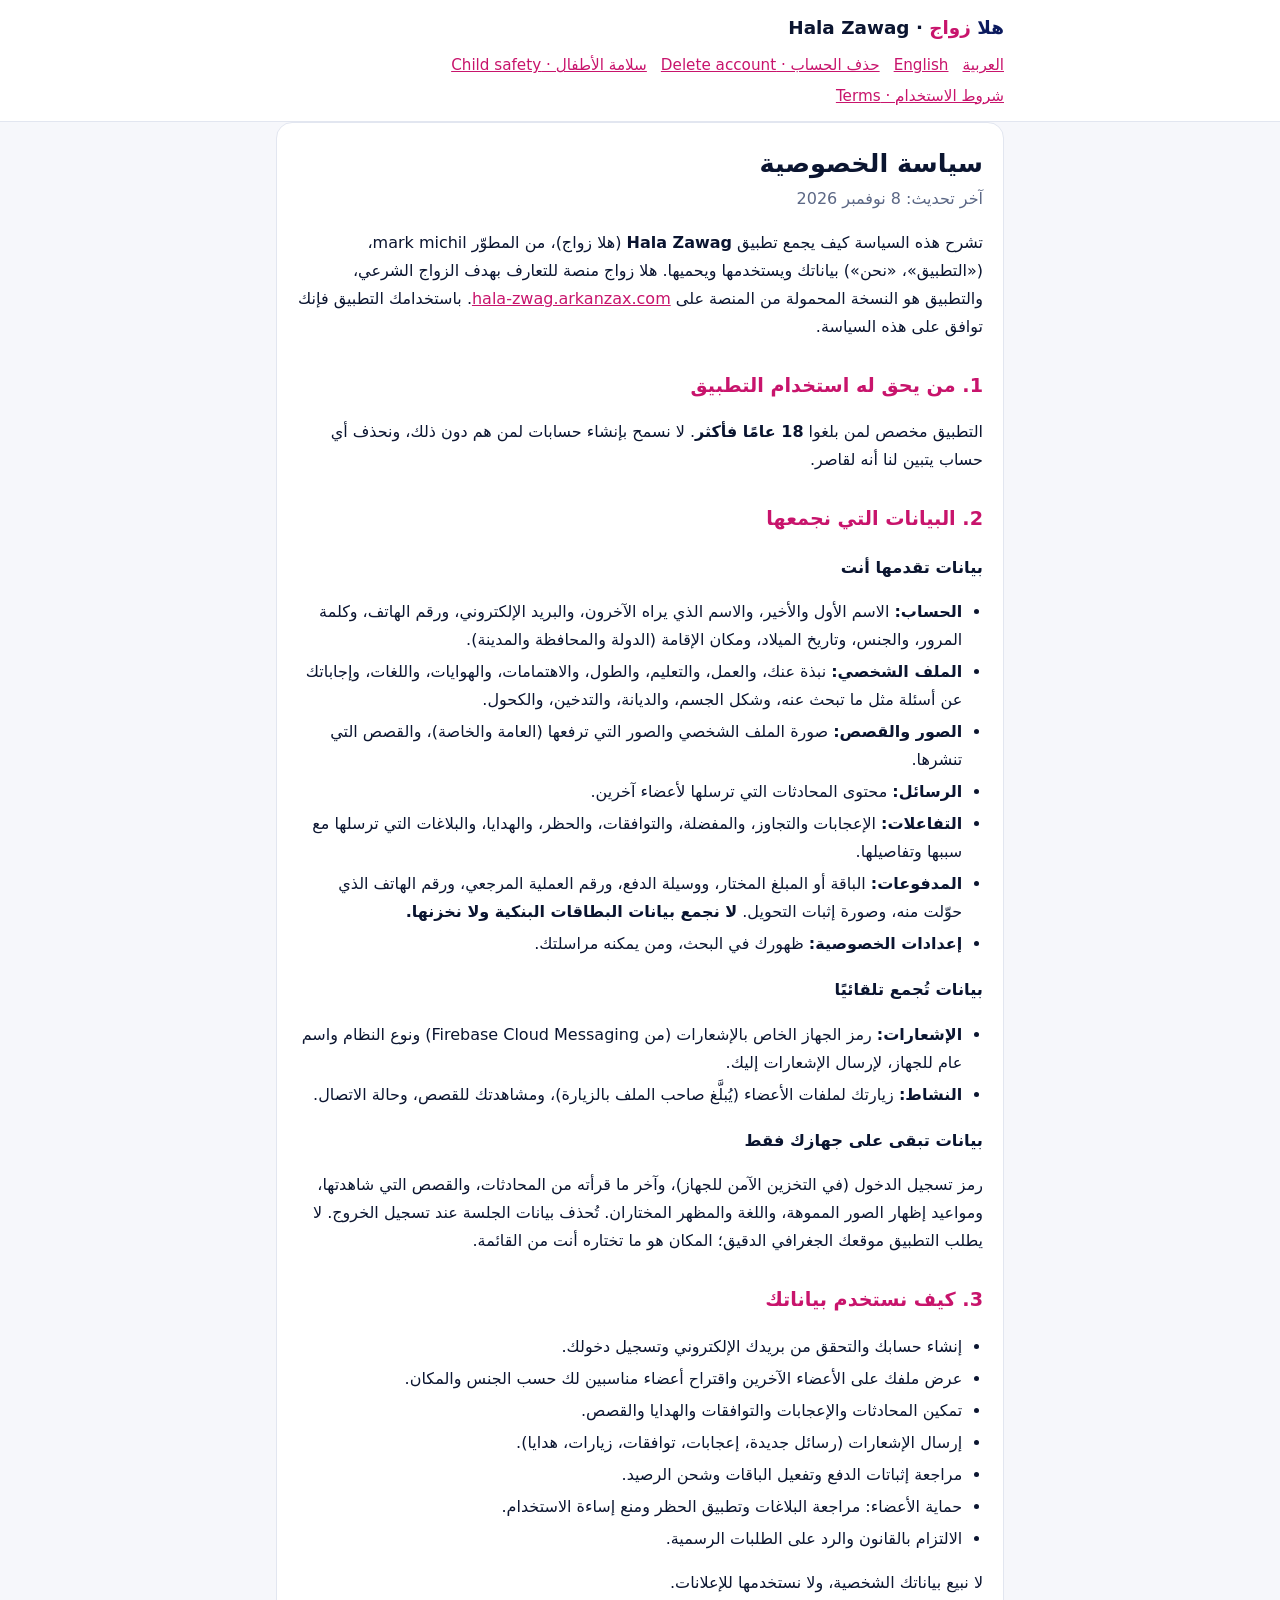
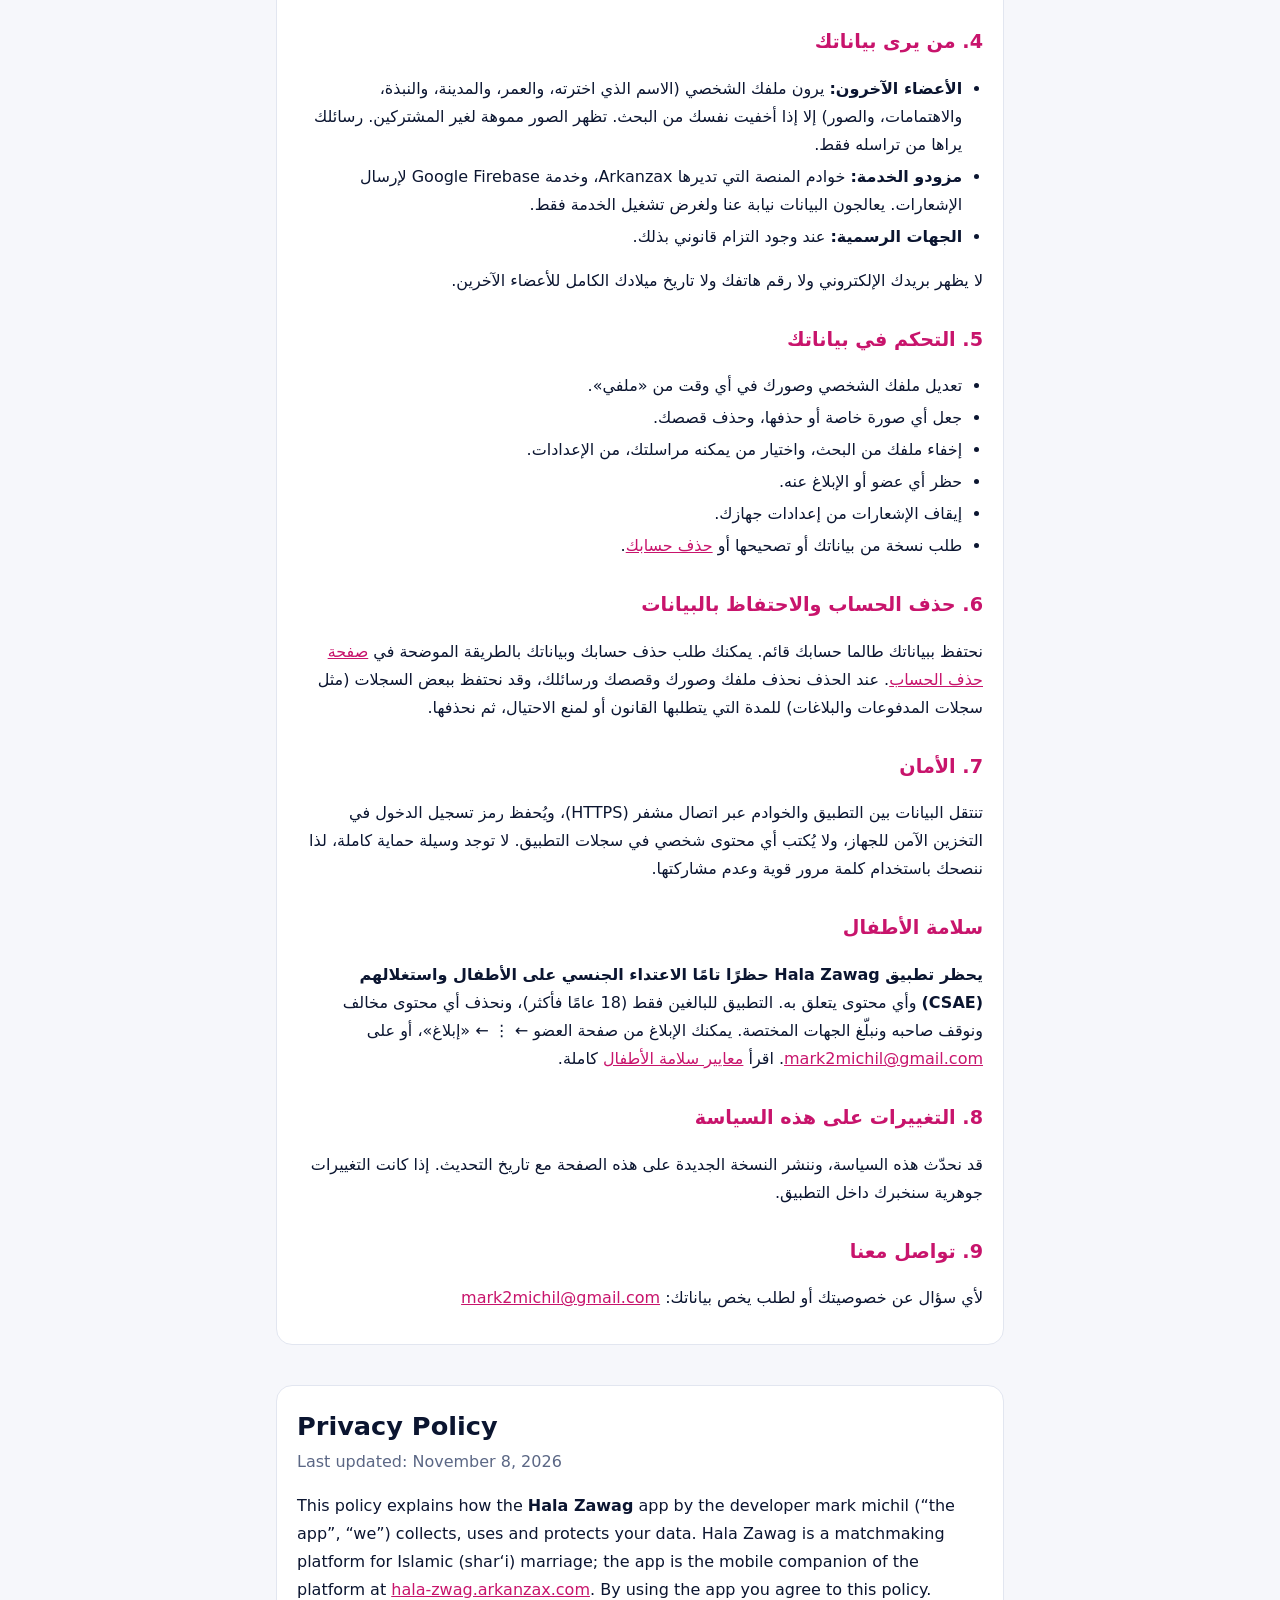
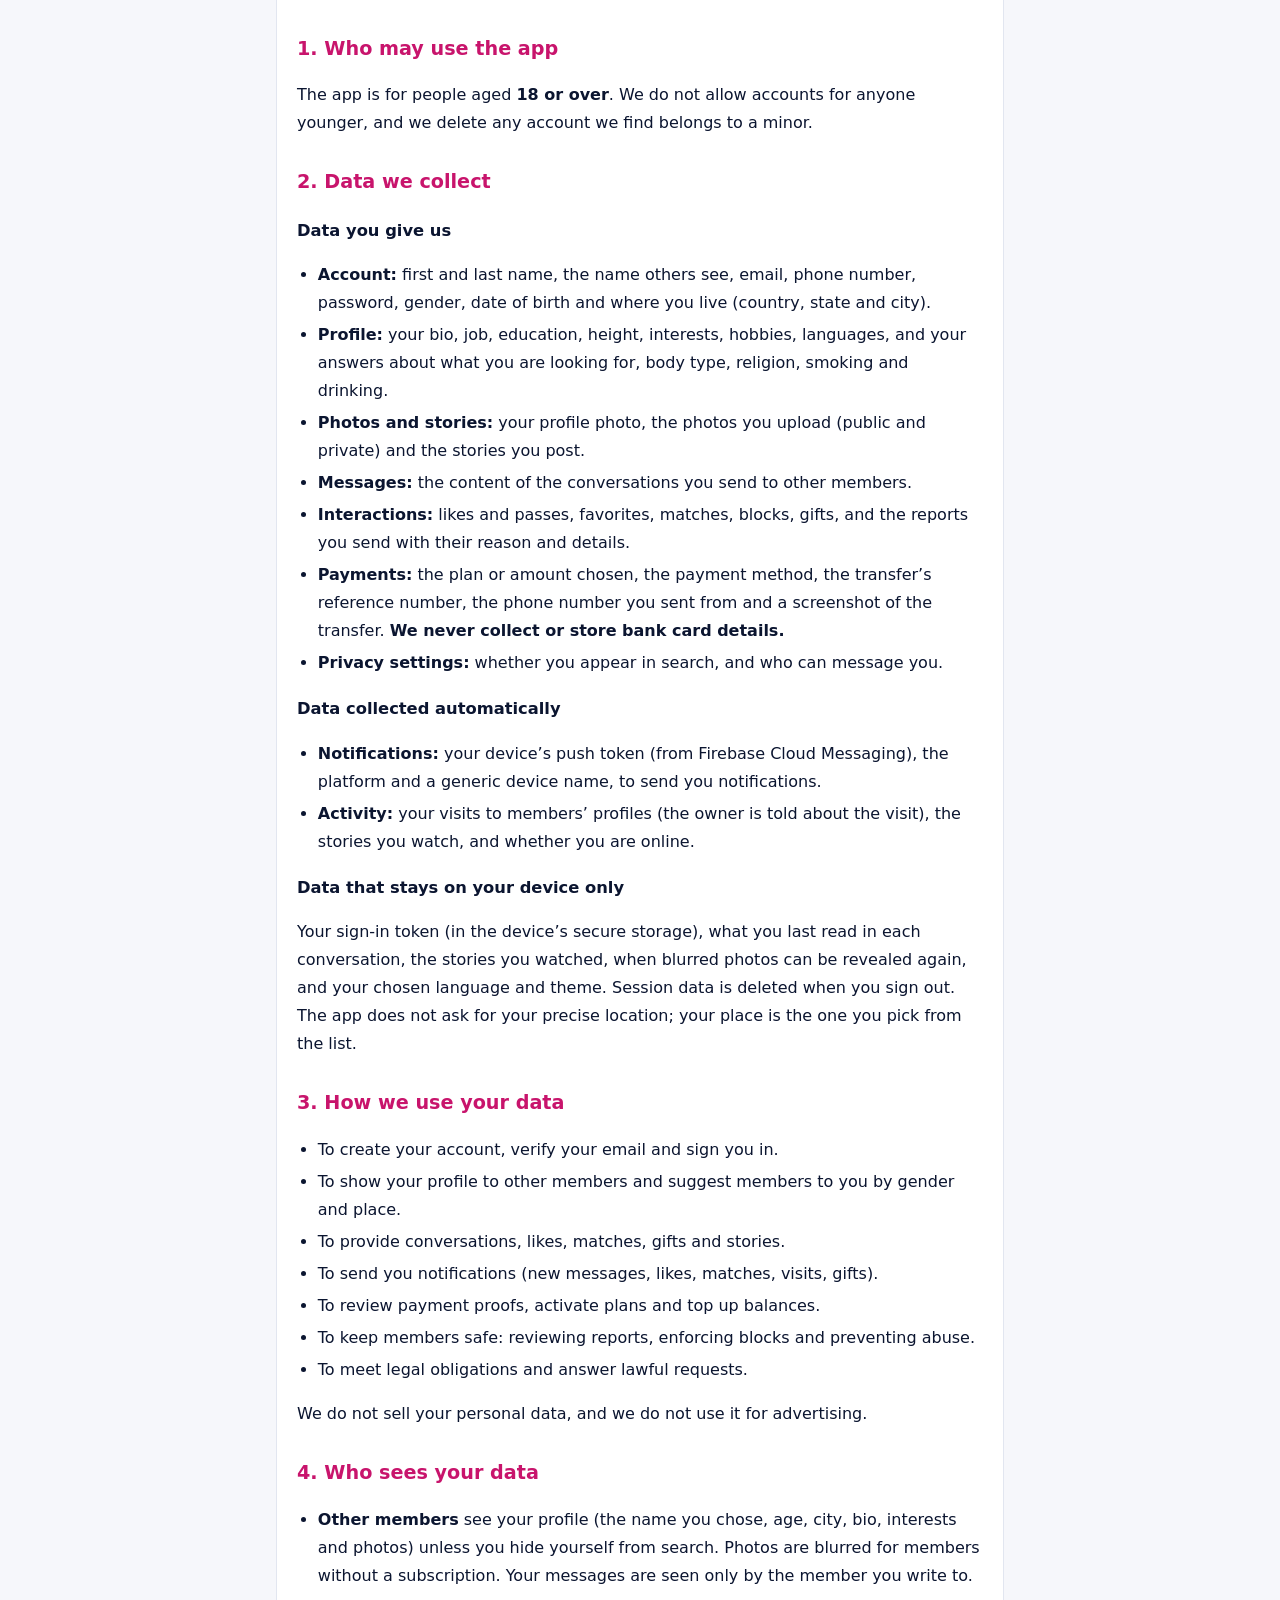
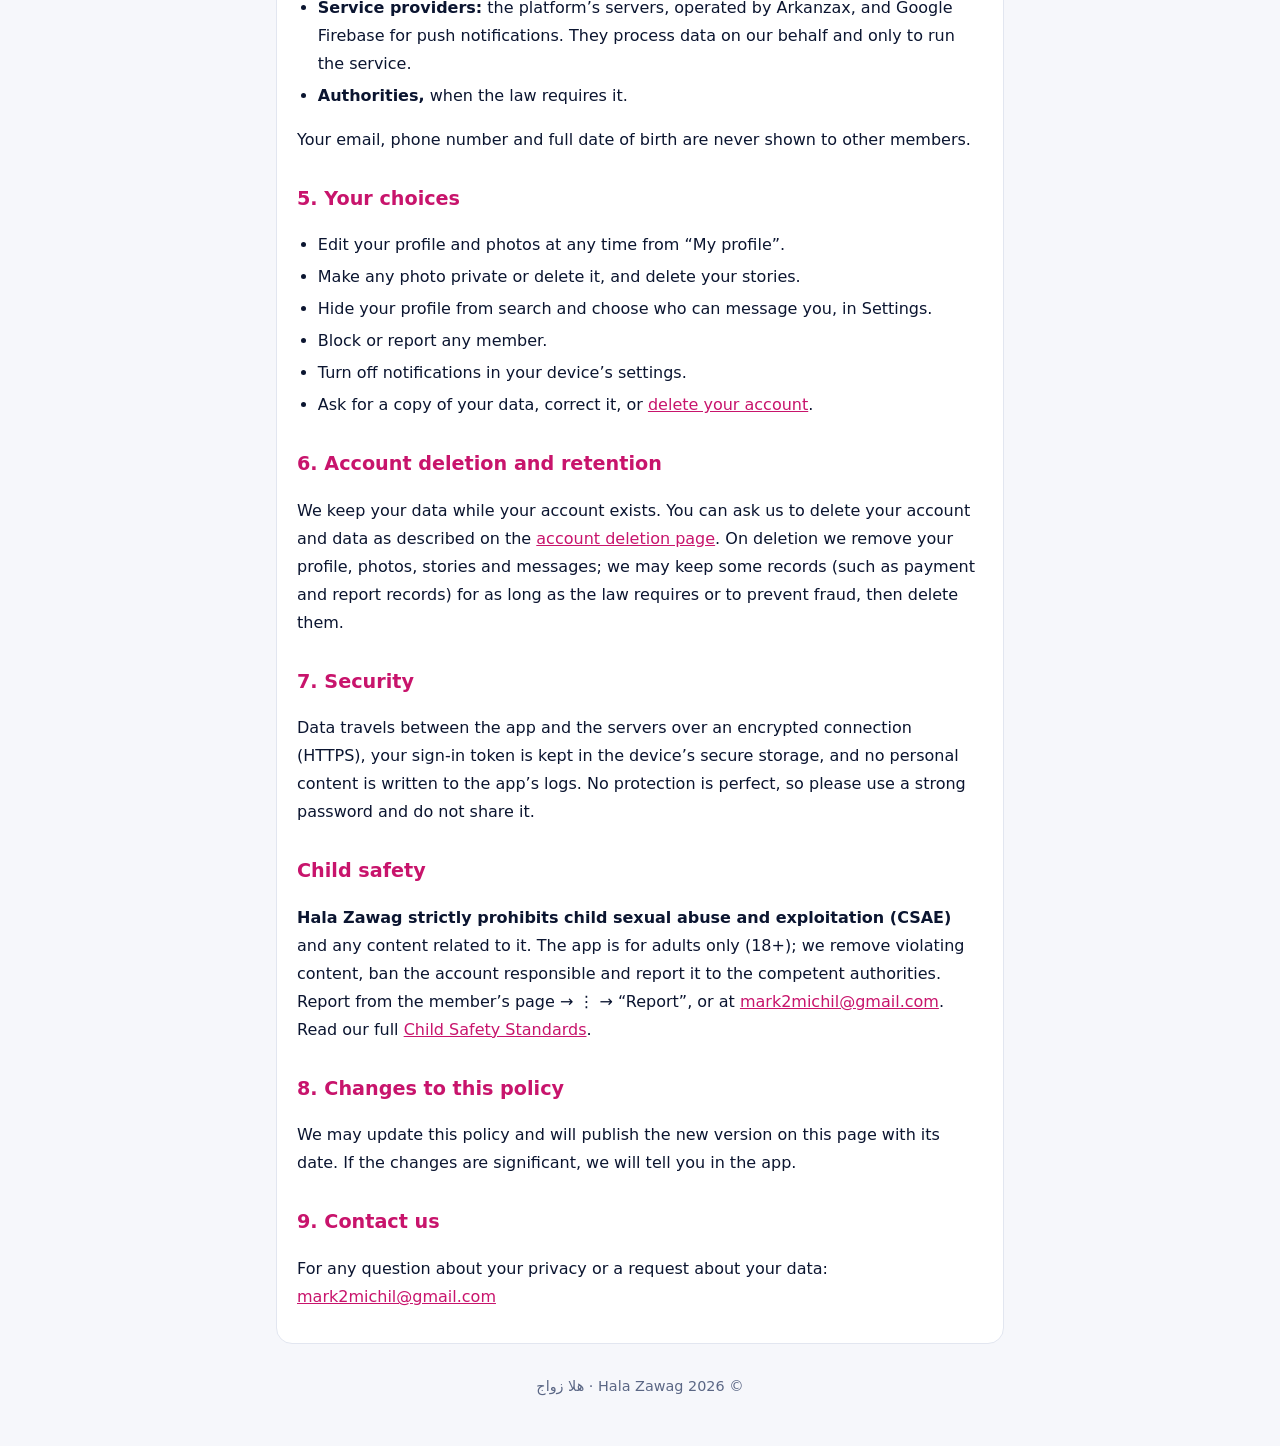
<file: index.html>
<!doctype html>
<html lang="ar" dir="rtl">
<head>
<meta charset="utf-8">
<meta name="viewport" content="width=device-width, initial-scale=1">
<title>سياسة الخصوصية – هلا زواج | Privacy Policy – Hala Zawag</title>
<meta name="description" content="سياسة الخصوصية لتطبيق هلا زواج. Privacy policy of the Hala Zawag app.">
<link rel="stylesheet" href="style.css">
</head>
<body>
<header class="top">
  <div class="wrap">
    <p class="brand"><span class="first">هلا</span> <span class="second">زواج</span> · Hala Zawag</p>
    <nav class="lang" aria-label="Language">
      <a href="#ar" lang="ar">العربية</a>
      <a href="#en" lang="en">English</a>
      <a href="delete-account.html">حذف الحساب · Delete account</a>
      <a href="child-safety.html">سلامة الأطفال · Child safety</a>
      <a href="terms.html">شروط الاستخدام · Terms</a>
    </nav>
  </div>
</header>

<main class="wrap">

<article id="ar" lang="ar" dir="rtl">
  <h1>سياسة الخصوصية</h1>
  <p class="meta">آخر تحديث: 8 نوفمبر 2026</p>

  <p>تشرح هذه السياسة كيف يجمع تطبيق <strong>Hala Zawag</strong> (هلا زواج)، من المطوّر mark michil، («التطبيق»، «نحن») بياناتك ويستخدمها ويحميها. هلا زواج منصة للتعارف بهدف الزواج الشرعي، والتطبيق هو النسخة المحمولة من المنصة على <a href="https://hala-zwag.arkanzax.com/">hala-zwag.arkanzax.com</a>. باستخدامك التطبيق فإنك توافق على هذه السياسة.</p>

  <h2>1. من يحق له استخدام التطبيق</h2>
  <p>التطبيق مخصص لمن بلغوا <strong>18 عامًا فأكثر</strong>. لا نسمح بإنشاء حسابات لمن هم دون ذلك، ونحذف أي حساب يتبين لنا أنه لقاصر.</p>

  <h2>2. البيانات التي نجمعها</h2>
  <h3>بيانات تقدمها أنت</h3>
  <ul>
    <li><strong>الحساب:</strong> الاسم الأول والأخير، والاسم الذي يراه الآخرون، والبريد الإلكتروني، ورقم الهاتف، وكلمة المرور، والجنس، وتاريخ الميلاد، ومكان الإقامة (الدولة والمحافظة والمدينة).</li>
    <li><strong>الملف الشخصي:</strong> نبذة عنك، والعمل، والتعليم، والطول، والاهتمامات، والهوايات، واللغات، وإجاباتك عن أسئلة مثل ما تبحث عنه، وشكل الجسم، والديانة، والتدخين، والكحول.</li>
    <li><strong>الصور والقصص:</strong> صورة الملف الشخصي والصور التي ترفعها (العامة والخاصة)، والقصص التي تنشرها.</li>
    <li><strong>الرسائل:</strong> محتوى المحادثات التي ترسلها لأعضاء آخرين.</li>
    <li><strong>التفاعلات:</strong> الإعجابات والتجاوز، والمفضلة، والتوافقات، والحظر، والهدايا، والبلاغات التي ترسلها مع سببها وتفاصيلها.</li>
    <li><strong>المدفوعات:</strong> الباقة أو المبلغ المختار، ووسيلة الدفع، ورقم العملية المرجعي، ورقم الهاتف الذي حوّلت منه، وصورة إثبات التحويل. <strong>لا نجمع بيانات البطاقات البنكية ولا نخزنها.</strong></li>
    <li><strong>إعدادات الخصوصية:</strong> ظهورك في البحث، ومن يمكنه مراسلتك.</li>
  </ul>
  <h3>بيانات تُجمع تلقائيًا</h3>
  <ul>
    <li><strong>الإشعارات:</strong> رمز الجهاز الخاص بالإشعارات (من Firebase Cloud Messaging) ونوع النظام واسم عام للجهاز، لإرسال الإشعارات إليك.</li>
    <li><strong>النشاط:</strong> زيارتك لملفات الأعضاء (يُبلَّغ صاحب الملف بالزيارة)، ومشاهدتك للقصص، وحالة الاتصال.</li>
  </ul>
  <h3>بيانات تبقى على جهازك فقط</h3>
  <p>رمز تسجيل الدخول (في التخزين الآمن للجهاز)، وآخر ما قرأته من المحادثات، والقصص التي شاهدتها، ومواعيد إظهار الصور المموهة، واللغة والمظهر المختاران. تُحذف بيانات الجلسة عند تسجيل الخروج. لا يطلب التطبيق موقعك الجغرافي الدقيق؛ المكان هو ما تختاره أنت من القائمة.</p>

  <h2>3. كيف نستخدم بياناتك</h2>
  <ul>
    <li>إنشاء حسابك والتحقق من بريدك الإلكتروني وتسجيل دخولك.</li>
    <li>عرض ملفك على الأعضاء الآخرين واقتراح أعضاء مناسبين لك حسب الجنس والمكان.</li>
    <li>تمكين المحادثات والإعجابات والتوافقات والهدايا والقصص.</li>
    <li>إرسال الإشعارات (رسائل جديدة، إعجابات، توافقات، زيارات، هدايا).</li>
    <li>مراجعة إثباتات الدفع وتفعيل الباقات وشحن الرصيد.</li>
    <li>حماية الأعضاء: مراجعة البلاغات وتطبيق الحظر ومنع إساءة الاستخدام.</li>
    <li>الالتزام بالقانون والرد على الطلبات الرسمية.</li>
  </ul>
  <p>لا نبيع بياناتك الشخصية، ولا نستخدمها للإعلانات.</p>

  <h2>4. من يرى بياناتك</h2>
  <ul>
    <li><strong>الأعضاء الآخرون:</strong> يرون ملفك الشخصي (الاسم الذي اخترته، والعمر، والمدينة، والنبذة، والاهتمامات، والصور) إلا إذا أخفيت نفسك من البحث. تظهر الصور مموهة لغير المشتركين. رسائلك يراها من تراسله فقط.</li>
    <li><strong>مزودو الخدمة:</strong> خوادم المنصة التي تديرها Arkanzax، وخدمة Google Firebase لإرسال الإشعارات. يعالجون البيانات نيابة عنا ولغرض تشغيل الخدمة فقط.</li>
    <li><strong>الجهات الرسمية:</strong> عند وجود التزام قانوني بذلك.</li>
  </ul>
  <p>لا يظهر بريدك الإلكتروني ولا رقم هاتفك ولا تاريخ ميلادك الكامل للأعضاء الآخرين.</p>

  <h2>5. التحكم في بياناتك</h2>
  <ul>
    <li>تعديل ملفك الشخصي وصورك في أي وقت من «ملفي».</li>
    <li>جعل أي صورة خاصة أو حذفها، وحذف قصصك.</li>
    <li>إخفاء ملفك من البحث، واختيار من يمكنه مراسلتك، من الإعدادات.</li>
    <li>حظر أي عضو أو الإبلاغ عنه.</li>
    <li>إيقاف الإشعارات من إعدادات جهازك.</li>
    <li>طلب نسخة من بياناتك أو تصحيحها أو <a href="delete-account.html">حذف حسابك</a>.</li>
  </ul>

  <h2>6. حذف الحساب والاحتفاظ بالبيانات</h2>
  <p>نحتفظ ببياناتك طالما حسابك قائم. يمكنك طلب حذف حسابك وبياناتك بالطريقة الموضحة في <a href="delete-account.html">صفحة حذف الحساب</a>. عند الحذف نحذف ملفك وصورك وقصصك ورسائلك، وقد نحتفظ ببعض السجلات (مثل سجلات المدفوعات والبلاغات) للمدة التي يتطلبها القانون أو لمنع الاحتيال، ثم نحذفها.</p>

  <h2>7. الأمان</h2>
  <p>تنتقل البيانات بين التطبيق والخوادم عبر اتصال مشفر (HTTPS)، ويُحفظ رمز تسجيل الدخول في التخزين الآمن للجهاز، ولا يُكتب أي محتوى شخصي في سجلات التطبيق. لا توجد وسيلة حماية كاملة، لذا ننصحك باستخدام كلمة مرور قوية وعدم مشاركتها.</p>

  <h2>سلامة الأطفال</h2>
  <p><strong>يحظر تطبيق Hala Zawag حظرًا تامًا الاعتداء الجنسي على الأطفال واستغلالهم (CSAE)</strong> وأي محتوى يتعلق به. التطبيق للبالغين فقط (18 عامًا فأكثر)، ونحذف أي محتوى مخالف ونوقف صاحبه ونبلّغ الجهات المختصة. يمكنك الإبلاغ من صفحة العضو ← ⋮ ← «إبلاغ»، أو على <a href="mailto:mark2michil@gmail.com">mark2michil@gmail.com</a>. اقرأ <a href="child-safety.html">معايير سلامة الأطفال</a> كاملة.</p>

  <h2>8. التغييرات على هذه السياسة</h2>
  <p>قد نحدّث هذه السياسة، وننشر النسخة الجديدة على هذه الصفحة مع تاريخ التحديث. إذا كانت التغييرات جوهرية سنخبرك داخل التطبيق.</p>

  <h2>9. تواصل معنا</h2>
  <p>لأي سؤال عن خصوصيتك أو لطلب يخص بياناتك: <a href="mailto:mark2michil@gmail.com">mark2michil@gmail.com</a></p>
</article>

<hr>

<article id="en" lang="en" dir="ltr">
  <h1>Privacy Policy</h1>
  <p class="meta">Last updated: November 8, 2026</p>

  <p>This policy explains how the <strong>Hala Zawag</strong> app by the developer mark michil (“the app”, “we”) collects, uses and protects your data. Hala Zawag is a matchmaking platform for Islamic (shar‘i) marriage; the app is the mobile companion of the platform at <a href="https://hala-zwag.arkanzax.com/">hala-zwag.arkanzax.com</a>. By using the app you agree to this policy.</p>

  <h2>1. Who may use the app</h2>
  <p>The app is for people aged <strong>18 or over</strong>. We do not allow accounts for anyone younger, and we delete any account we find belongs to a minor.</p>

  <h2>2. Data we collect</h2>
  <h3>Data you give us</h3>
  <ul>
    <li><strong>Account:</strong> first and last name, the name others see, email, phone number, password, gender, date of birth and where you live (country, state and city).</li>
    <li><strong>Profile:</strong> your bio, job, education, height, interests, hobbies, languages, and your answers about what you are looking for, body type, religion, smoking and drinking.</li>
    <li><strong>Photos and stories:</strong> your profile photo, the photos you upload (public and private) and the stories you post.</li>
    <li><strong>Messages:</strong> the content of the conversations you send to other members.</li>
    <li><strong>Interactions:</strong> likes and passes, favorites, matches, blocks, gifts, and the reports you send with their reason and details.</li>
    <li><strong>Payments:</strong> the plan or amount chosen, the payment method, the transfer’s reference number, the phone number you sent from and a screenshot of the transfer. <strong>We never collect or store bank card details.</strong></li>
    <li><strong>Privacy settings:</strong> whether you appear in search, and who can message you.</li>
  </ul>
  <h3>Data collected automatically</h3>
  <ul>
    <li><strong>Notifications:</strong> your device’s push token (from Firebase Cloud Messaging), the platform and a generic device name, to send you notifications.</li>
    <li><strong>Activity:</strong> your visits to members’ profiles (the owner is told about the visit), the stories you watch, and whether you are online.</li>
  </ul>
  <h3>Data that stays on your device only</h3>
  <p>Your sign-in token (in the device’s secure storage), what you last read in each conversation, the stories you watched, when blurred photos can be revealed again, and your chosen language and theme. Session data is deleted when you sign out. The app does not ask for your precise location; your place is the one you pick from the list.</p>

  <h2>3. How we use your data</h2>
  <ul>
    <li>To create your account, verify your email and sign you in.</li>
    <li>To show your profile to other members and suggest members to you by gender and place.</li>
    <li>To provide conversations, likes, matches, gifts and stories.</li>
    <li>To send you notifications (new messages, likes, matches, visits, gifts).</li>
    <li>To review payment proofs, activate plans and top up balances.</li>
    <li>To keep members safe: reviewing reports, enforcing blocks and preventing abuse.</li>
    <li>To meet legal obligations and answer lawful requests.</li>
  </ul>
  <p>We do not sell your personal data, and we do not use it for advertising.</p>

  <h2>4. Who sees your data</h2>
  <ul>
    <li><strong>Other members</strong> see your profile (the name you chose, age, city, bio, interests and photos) unless you hide yourself from search. Photos are blurred for members without a subscription. Your messages are seen only by the member you write to.</li>
    <li><strong>Service providers:</strong> the platform’s servers, operated by Arkanzax, and Google Firebase for push notifications. They process data on our behalf and only to run the service.</li>
    <li><strong>Authorities,</strong> when the law requires it.</li>
  </ul>
  <p>Your email, phone number and full date of birth are never shown to other members.</p>

  <h2>5. Your choices</h2>
  <ul>
    <li>Edit your profile and photos at any time from “My profile”.</li>
    <li>Make any photo private or delete it, and delete your stories.</li>
    <li>Hide your profile from search and choose who can message you, in Settings.</li>
    <li>Block or report any member.</li>
    <li>Turn off notifications in your device’s settings.</li>
    <li>Ask for a copy of your data, correct it, or <a href="delete-account.html">delete your account</a>.</li>
  </ul>

  <h2>6. Account deletion and retention</h2>
  <p>We keep your data while your account exists. You can ask us to delete your account and data as described on the <a href="delete-account.html">account deletion page</a>. On deletion we remove your profile, photos, stories and messages; we may keep some records (such as payment and report records) for as long as the law requires or to prevent fraud, then delete them.</p>

  <h2>7. Security</h2>
  <p>Data travels between the app and the servers over an encrypted connection (HTTPS), your sign-in token is kept in the device’s secure storage, and no personal content is written to the app’s logs. No protection is perfect, so please use a strong password and do not share it.</p>

  <h2>Child safety</h2>
  <p><strong>Hala Zawag strictly prohibits child sexual abuse and exploitation (CSAE)</strong> and any content related to it. The app is for adults only (18+); we remove violating content, ban the account responsible and report it to the competent authorities. Report from the member’s page → ⋮ → “Report”, or at <a href="mailto:mark2michil@gmail.com">mark2michil@gmail.com</a>. Read our full <a href="child-safety.html">Child Safety Standards</a>.</p>

  <h2>8. Changes to this policy</h2>
  <p>We may update this policy and will publish the new version on this page with its date. If the changes are significant, we will tell you in the app.</p>

  <h2>9. Contact us</h2>
  <p>For any question about your privacy or a request about your data: <a href="mailto:mark2michil@gmail.com">mark2michil@gmail.com</a></p>
</article>

</main>
<footer class="wrap foot"><p>© 2026 Hala Zawag · هلا زواج</p></footer>
</body>
</html>
</file>
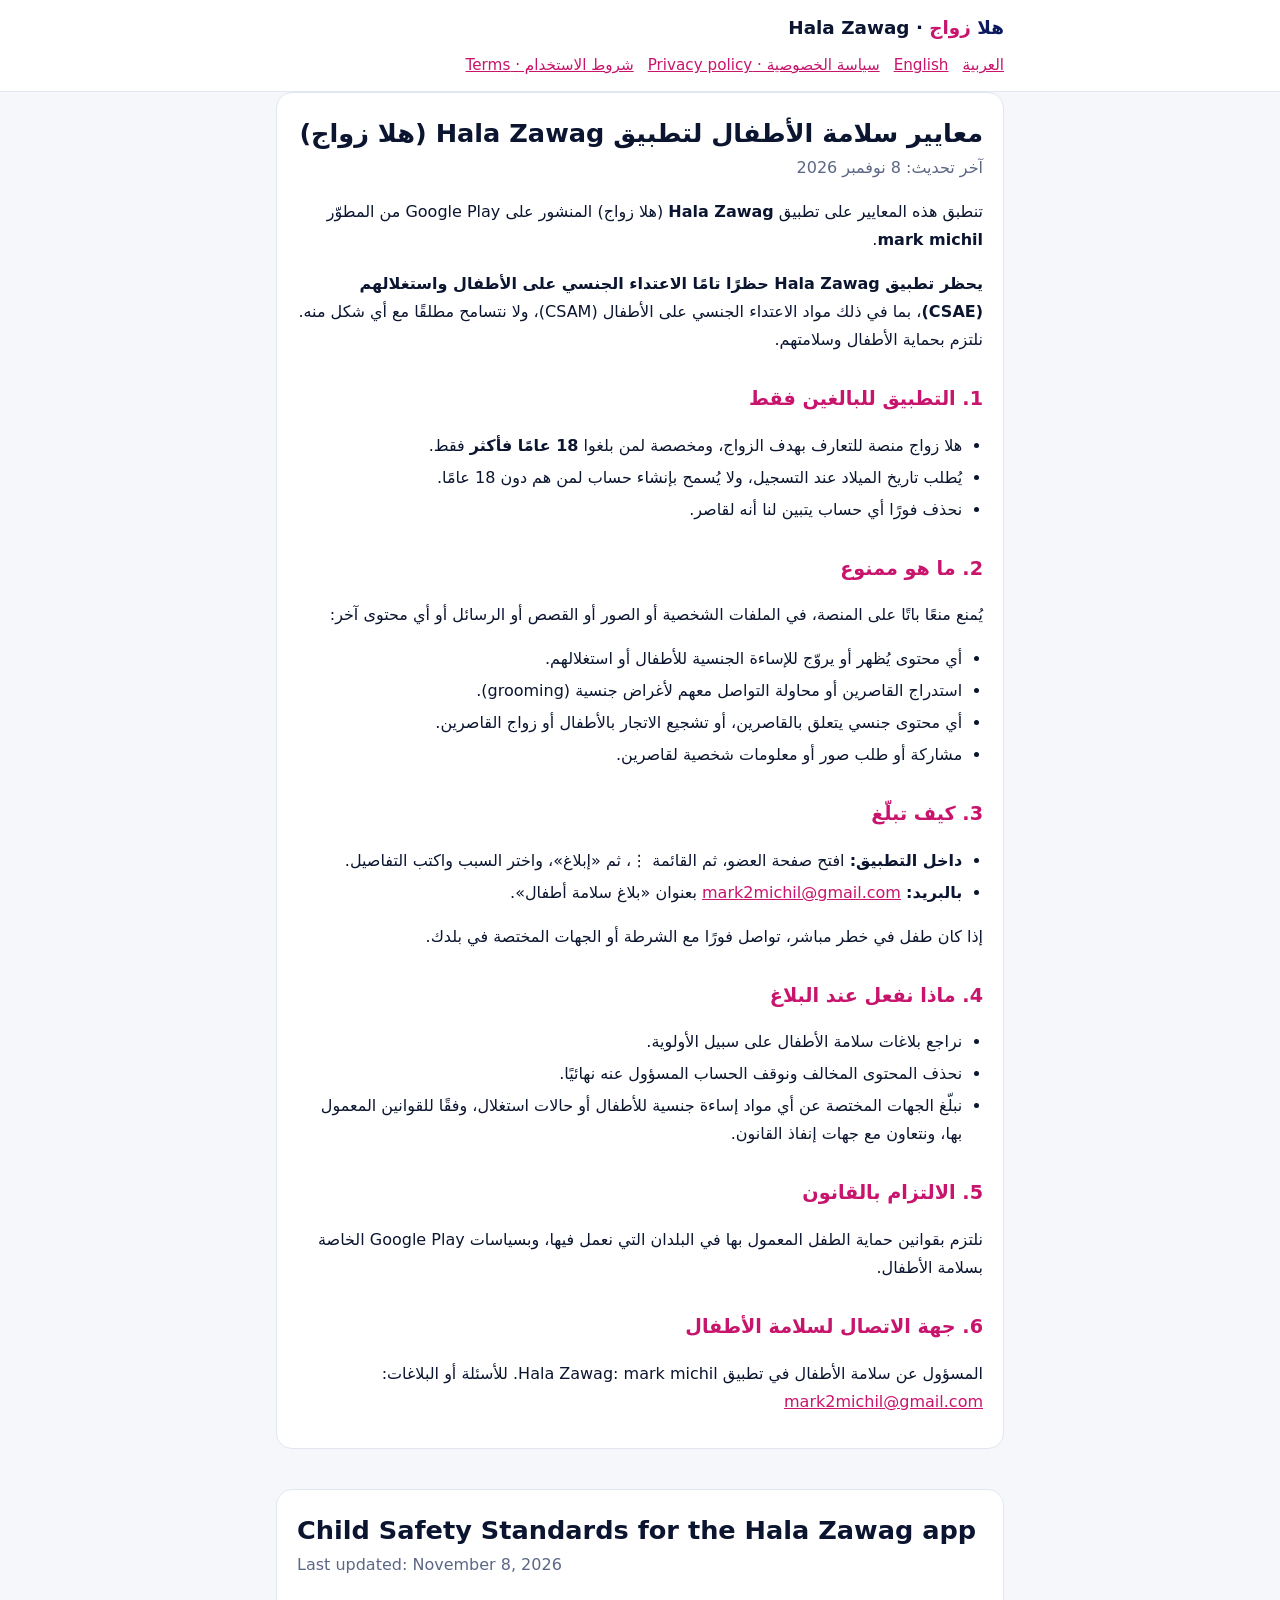
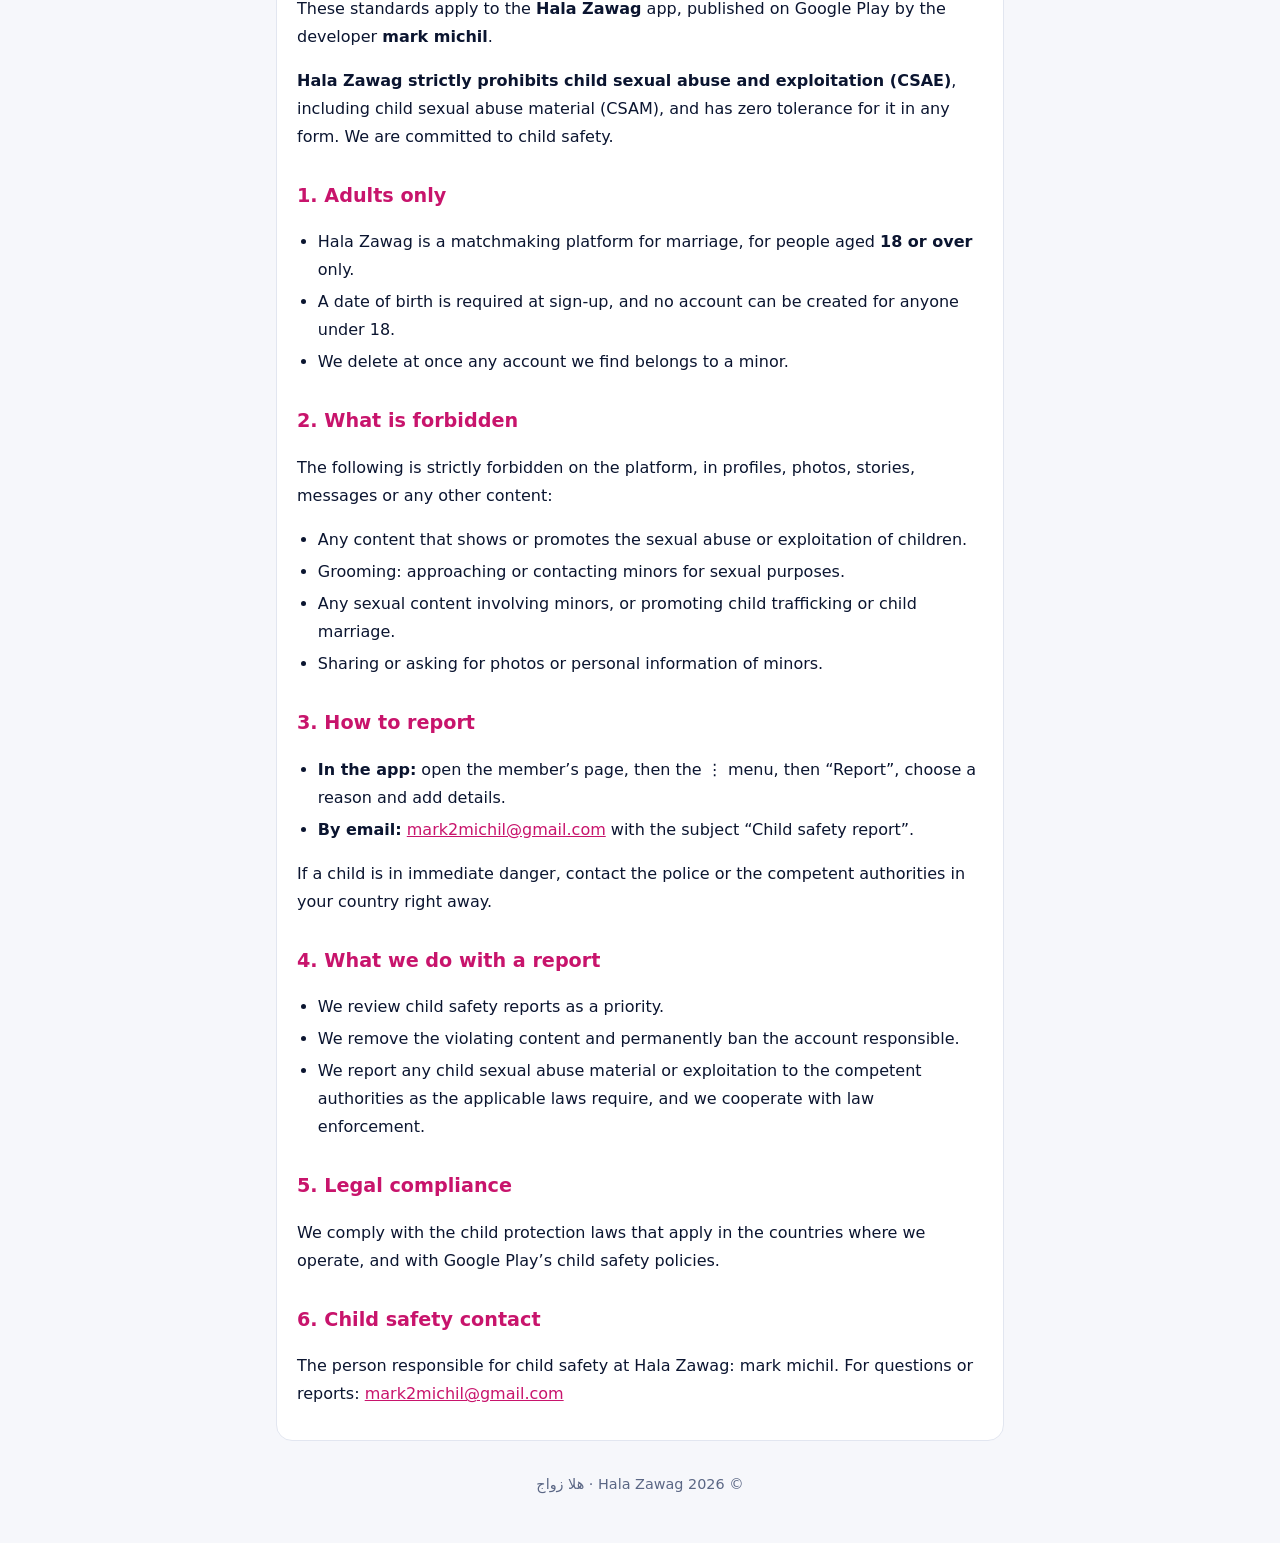
<file: child-safety.html>
<!doctype html>
<html lang="ar" dir="rtl">
<head>
<meta charset="utf-8">
<meta name="viewport" content="width=device-width, initial-scale=1">
<title>Hala Zawag – Child Safety Standards | معايير سلامة الأطفال – هلا زواج</title>
<meta name="description" content="معايير هلا زواج لحماية الأطفال من الاستغلال والإساءة الجنسية. Hala Zawag's standards against child sexual abuse and exploitation.">
<link rel="stylesheet" href="style.css">
</head>
<body>
<header class="top">
  <div class="wrap">
    <p class="brand"><span class="first">هلا</span> <span class="second">زواج</span> · Hala Zawag</p>
    <nav class="lang" aria-label="Language">
      <a href="#ar" lang="ar">العربية</a>
      <a href="#en" lang="en">English</a>
      <a href="index.html">سياسة الخصوصية · Privacy policy</a>
      <a href="terms.html">شروط الاستخدام · Terms</a>
    </nav>
  </div>
</header>

<main class="wrap">

<article id="ar" lang="ar" dir="rtl">
  <h1>معايير سلامة الأطفال لتطبيق Hala Zawag (هلا زواج)</h1>
  <p class="meta">آخر تحديث: 8 نوفمبر 2026</p>

  <p>تنطبق هذه المعايير على تطبيق <strong>Hala Zawag</strong> (هلا زواج) المنشور على Google Play من المطوّر <strong>mark michil</strong>.</p>
  <p><strong>يحظر تطبيق Hala Zawag حظرًا تامًا الاعتداء الجنسي على الأطفال واستغلالهم (CSAE)</strong>، بما في ذلك مواد الاعتداء الجنسي على الأطفال (CSAM)، ولا نتسامح مطلقًا مع أي شكل منه. نلتزم بحماية الأطفال وسلامتهم.</p>

  <h2>1. التطبيق للبالغين فقط</h2>
  <ul>
    <li>هلا زواج منصة للتعارف بهدف الزواج، ومخصصة لمن بلغوا <strong>18 عامًا فأكثر</strong> فقط.</li>
    <li>يُطلب تاريخ الميلاد عند التسجيل، ولا يُسمح بإنشاء حساب لمن هم دون 18 عامًا.</li>
    <li>نحذف فورًا أي حساب يتبين لنا أنه لقاصر.</li>
  </ul>

  <h2>2. ما هو ممنوع</h2>
  <p>يُمنع منعًا باتًا على المنصة، في الملفات الشخصية أو الصور أو القصص أو الرسائل أو أي محتوى آخر:</p>
  <ul>
    <li>أي محتوى يُظهر أو يروّج للإساءة الجنسية للأطفال أو استغلالهم.</li>
    <li>استدراج القاصرين أو محاولة التواصل معهم لأغراض جنسية (grooming).</li>
    <li>أي محتوى جنسي يتعلق بالقاصرين، أو تشجيع الاتجار بالأطفال أو زواج القاصرين.</li>
    <li>مشاركة أو طلب صور أو معلومات شخصية لقاصرين.</li>
  </ul>

  <h2>3. كيف تبلّغ</h2>
  <ul>
    <li><strong>داخل التطبيق:</strong> افتح صفحة العضو، ثم القائمة ⋮، ثم «إبلاغ»، واختر السبب واكتب التفاصيل.</li>
    <li><strong>بالبريد:</strong> <a href="mailto:mark2michil@gmail.com?subject=Child%20safety%20report">mark2michil@gmail.com</a> بعنوان «بلاغ سلامة أطفال».</li>
  </ul>
  <p>إذا كان طفل في خطر مباشر، تواصل فورًا مع الشرطة أو الجهات المختصة في بلدك.</p>

  <h2>4. ماذا نفعل عند البلاغ</h2>
  <ul>
    <li>نراجع بلاغات سلامة الأطفال على سبيل الأولوية.</li>
    <li>نحذف المحتوى المخالف ونوقف الحساب المسؤول عنه نهائيًا.</li>
    <li>نبلّغ الجهات المختصة عن أي مواد إساءة جنسية للأطفال أو حالات استغلال، وفقًا للقوانين المعمول بها، ونتعاون مع جهات إنفاذ القانون.</li>
  </ul>

  <h2>5. الالتزام بالقانون</h2>
  <p>نلتزم بقوانين حماية الطفل المعمول بها في البلدان التي نعمل فيها، وبسياسات Google Play الخاصة بسلامة الأطفال.</p>

  <h2>6. جهة الاتصال لسلامة الأطفال</h2>
  <p>المسؤول عن سلامة الأطفال في تطبيق Hala Zawag: mark michil. للأسئلة أو البلاغات: <a href="mailto:mark2michil@gmail.com">mark2michil@gmail.com</a></p>
</article>

<hr>

<article id="en" lang="en" dir="ltr">
  <h1>Child Safety Standards for the Hala Zawag app</h1>
  <p class="meta">Last updated: November 8, 2026</p>

  <p>These standards apply to the <strong>Hala Zawag</strong> app, published on Google Play by the developer <strong>mark michil</strong>.</p>
  <p><strong>Hala Zawag strictly prohibits child sexual abuse and exploitation (CSAE)</strong>, including child sexual abuse material (CSAM), and has zero tolerance for it in any form. We are committed to child safety.</p>

  <h2>1. Adults only</h2>
  <ul>
    <li>Hala Zawag is a matchmaking platform for marriage, for people aged <strong>18 or over</strong> only.</li>
    <li>A date of birth is required at sign-up, and no account can be created for anyone under 18.</li>
    <li>We delete at once any account we find belongs to a minor.</li>
  </ul>

  <h2>2. What is forbidden</h2>
  <p>The following is strictly forbidden on the platform, in profiles, photos, stories, messages or any other content:</p>
  <ul>
    <li>Any content that shows or promotes the sexual abuse or exploitation of children.</li>
    <li>Grooming: approaching or contacting minors for sexual purposes.</li>
    <li>Any sexual content involving minors, or promoting child trafficking or child marriage.</li>
    <li>Sharing or asking for photos or personal information of minors.</li>
  </ul>

  <h2>3. How to report</h2>
  <ul>
    <li><strong>In the app:</strong> open the member’s page, then the ⋮ menu, then “Report”, choose a reason and add details.</li>
    <li><strong>By email:</strong> <a href="mailto:mark2michil@gmail.com?subject=Child%20safety%20report">mark2michil@gmail.com</a> with the subject “Child safety report”.</li>
  </ul>
  <p>If a child is in immediate danger, contact the police or the competent authorities in your country right away.</p>

  <h2>4. What we do with a report</h2>
  <ul>
    <li>We review child safety reports as a priority.</li>
    <li>We remove the violating content and permanently ban the account responsible.</li>
    <li>We report any child sexual abuse material or exploitation to the competent authorities as the applicable laws require, and we cooperate with law enforcement.</li>
  </ul>

  <h2>5. Legal compliance</h2>
  <p>We comply with the child protection laws that apply in the countries where we operate, and with Google Play’s child safety policies.</p>

  <h2>6. Child safety contact</h2>
  <p>The person responsible for child safety at Hala Zawag: mark michil. For questions or reports: <a href="mailto:mark2michil@gmail.com">mark2michil@gmail.com</a></p>
</article>

</main>
<footer class="wrap foot"><p>© 2026 Hala Zawag · هلا زواج</p></footer>
</body>
</html>
</file>
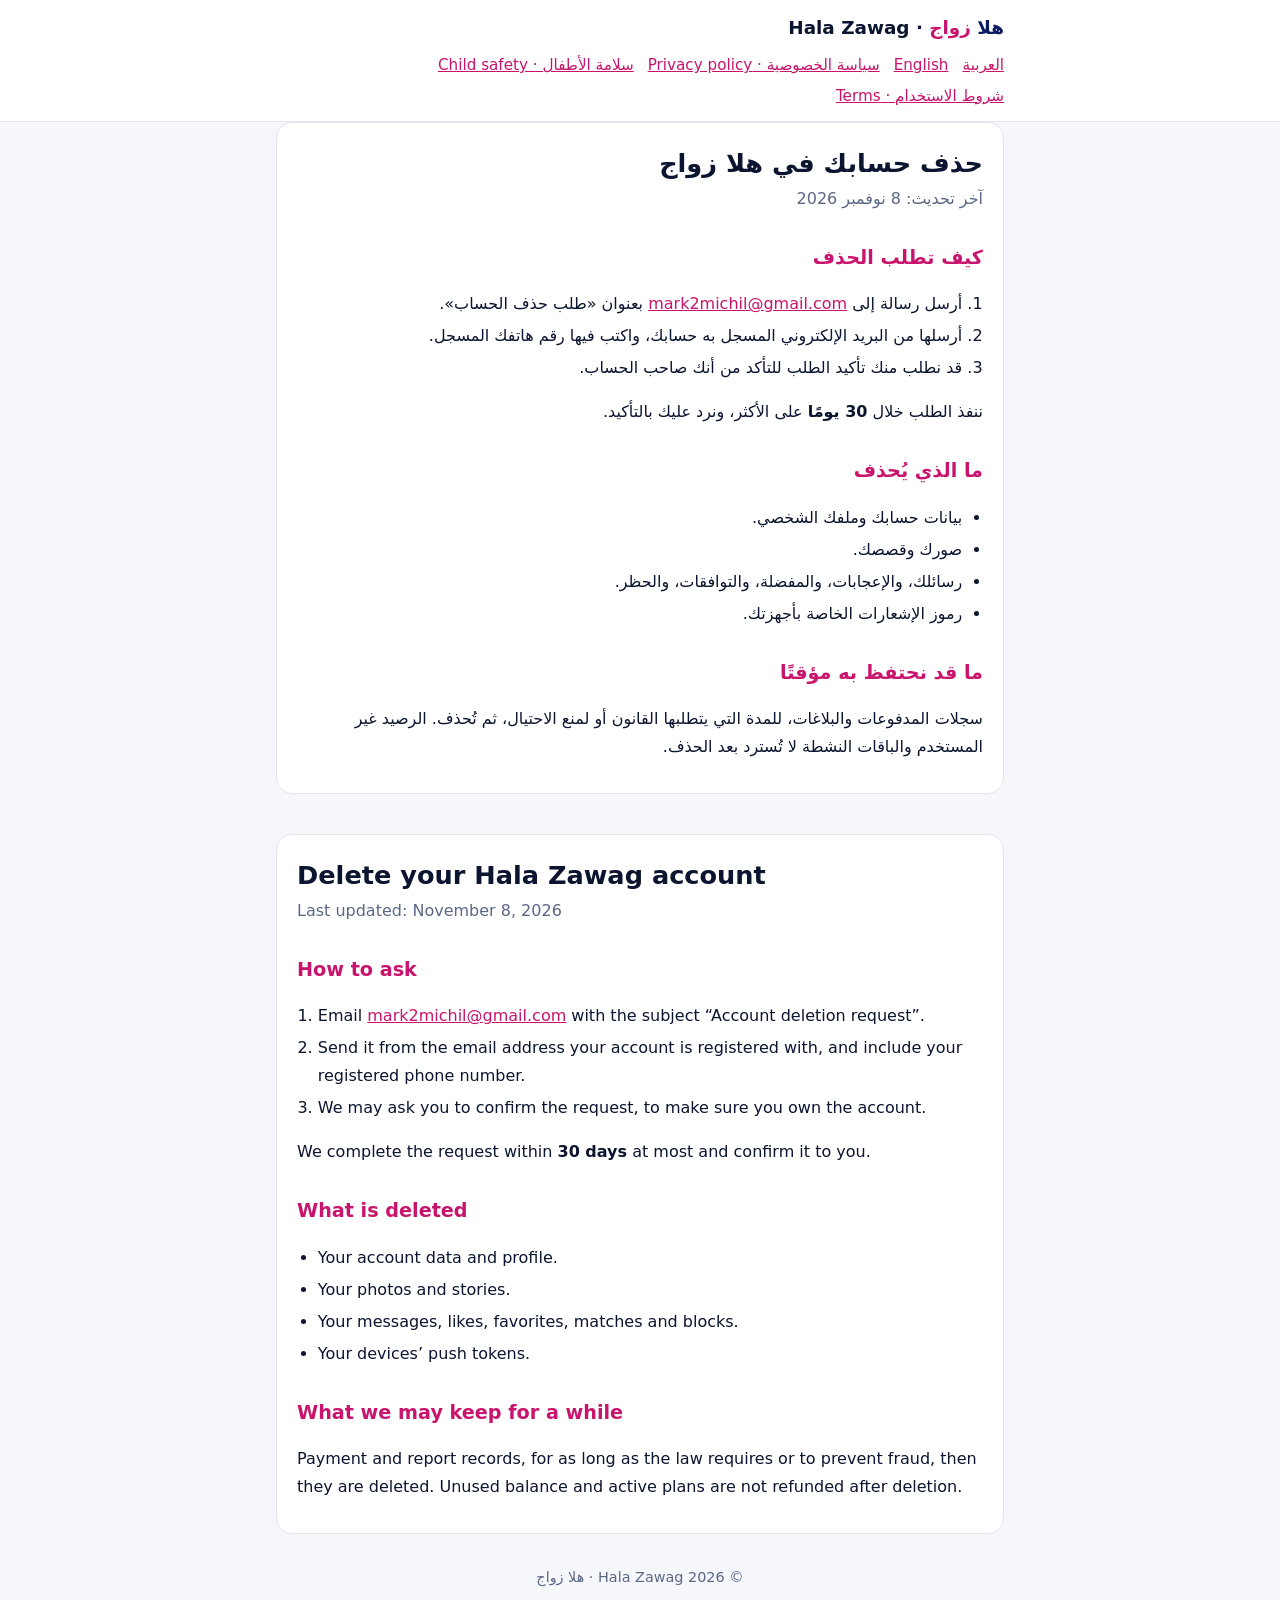
<file: delete-account.html>
<!doctype html>
<html lang="ar" dir="rtl">
<head>
<meta charset="utf-8">
<meta name="viewport" content="width=device-width, initial-scale=1">
<title>حذف الحساب – هلا زواج | Delete your account – Hala Zawag</title>
<meta name="description" content="كيف تحذف حسابك في هلا زواج. How to delete your Hala Zawag account.">
<link rel="stylesheet" href="style.css">
</head>
<body>
<header class="top">
  <div class="wrap">
    <p class="brand"><span class="first">هلا</span> <span class="second">زواج</span> · Hala Zawag</p>
    <nav class="lang" aria-label="Language">
      <a href="#ar" lang="ar">العربية</a>
      <a href="#en" lang="en">English</a>
      <a href="index.html">سياسة الخصوصية · Privacy policy</a>
      <a href="child-safety.html">سلامة الأطفال · Child safety</a>
      <a href="terms.html">شروط الاستخدام · Terms</a>
    </nav>
  </div>
</header>

<main class="wrap">

<article id="ar" lang="ar" dir="rtl">
  <h1>حذف حسابك في هلا زواج</h1>
  <p class="meta">آخر تحديث: 8 نوفمبر 2026</p>

  <h2>كيف تطلب الحذف</h2>
  <ol>
    <li>أرسل رسالة إلى <a href="mailto:mark2michil@gmail.com?subject=%D8%B7%D9%84%D8%A8%20%D8%AD%D8%B0%D9%81%20%D8%A7%D9%84%D8%AD%D8%B3%D8%A7%D8%A8">mark2michil@gmail.com</a> بعنوان «طلب حذف الحساب».</li>
    <li>أرسلها من البريد الإلكتروني المسجل به حسابك، واكتب فيها رقم هاتفك المسجل.</li>
    <li>قد نطلب منك تأكيد الطلب للتأكد من أنك صاحب الحساب.</li>
  </ol>
  <p>ننفذ الطلب خلال <strong>30 يومًا</strong> على الأكثر، ونرد عليك بالتأكيد.</p>

  <h2>ما الذي يُحذف</h2>
  <ul>
    <li>بيانات حسابك وملفك الشخصي.</li>
    <li>صورك وقصصك.</li>
    <li>رسائلك، والإعجابات، والمفضلة، والتوافقات، والحظر.</li>
    <li>رموز الإشعارات الخاصة بأجهزتك.</li>
  </ul>

  <h2>ما قد نحتفظ به مؤقتًا</h2>
  <p>سجلات المدفوعات والبلاغات، للمدة التي يتطلبها القانون أو لمنع الاحتيال، ثم تُحذف. الرصيد غير المستخدم والباقات النشطة لا تُسترد بعد الحذف.</p>
</article>

<hr>

<article id="en" lang="en" dir="ltr">
  <h1>Delete your Hala Zawag account</h1>
  <p class="meta">Last updated: November 8, 2026</p>

  <h2>How to ask</h2>
  <ol>
    <li>Email <a href="mailto:mark2michil@gmail.com?subject=Account%20deletion%20request">mark2michil@gmail.com</a> with the subject “Account deletion request”.</li>
    <li>Send it from the email address your account is registered with, and include your registered phone number.</li>
    <li>We may ask you to confirm the request, to make sure you own the account.</li>
  </ol>
  <p>We complete the request within <strong>30 days</strong> at most and confirm it to you.</p>

  <h2>What is deleted</h2>
  <ul>
    <li>Your account data and profile.</li>
    <li>Your photos and stories.</li>
    <li>Your messages, likes, favorites, matches and blocks.</li>
    <li>Your devices’ push tokens.</li>
  </ul>

  <h2>What we may keep for a while</h2>
  <p>Payment and report records, for as long as the law requires or to prevent fraud, then they are deleted. Unused balance and active plans are not refunded after deletion.</p>
</article>

</main>
<footer class="wrap foot"><p>© 2026 Hala Zawag · هلا زواج</p></footer>
</body>
</html>
</file>
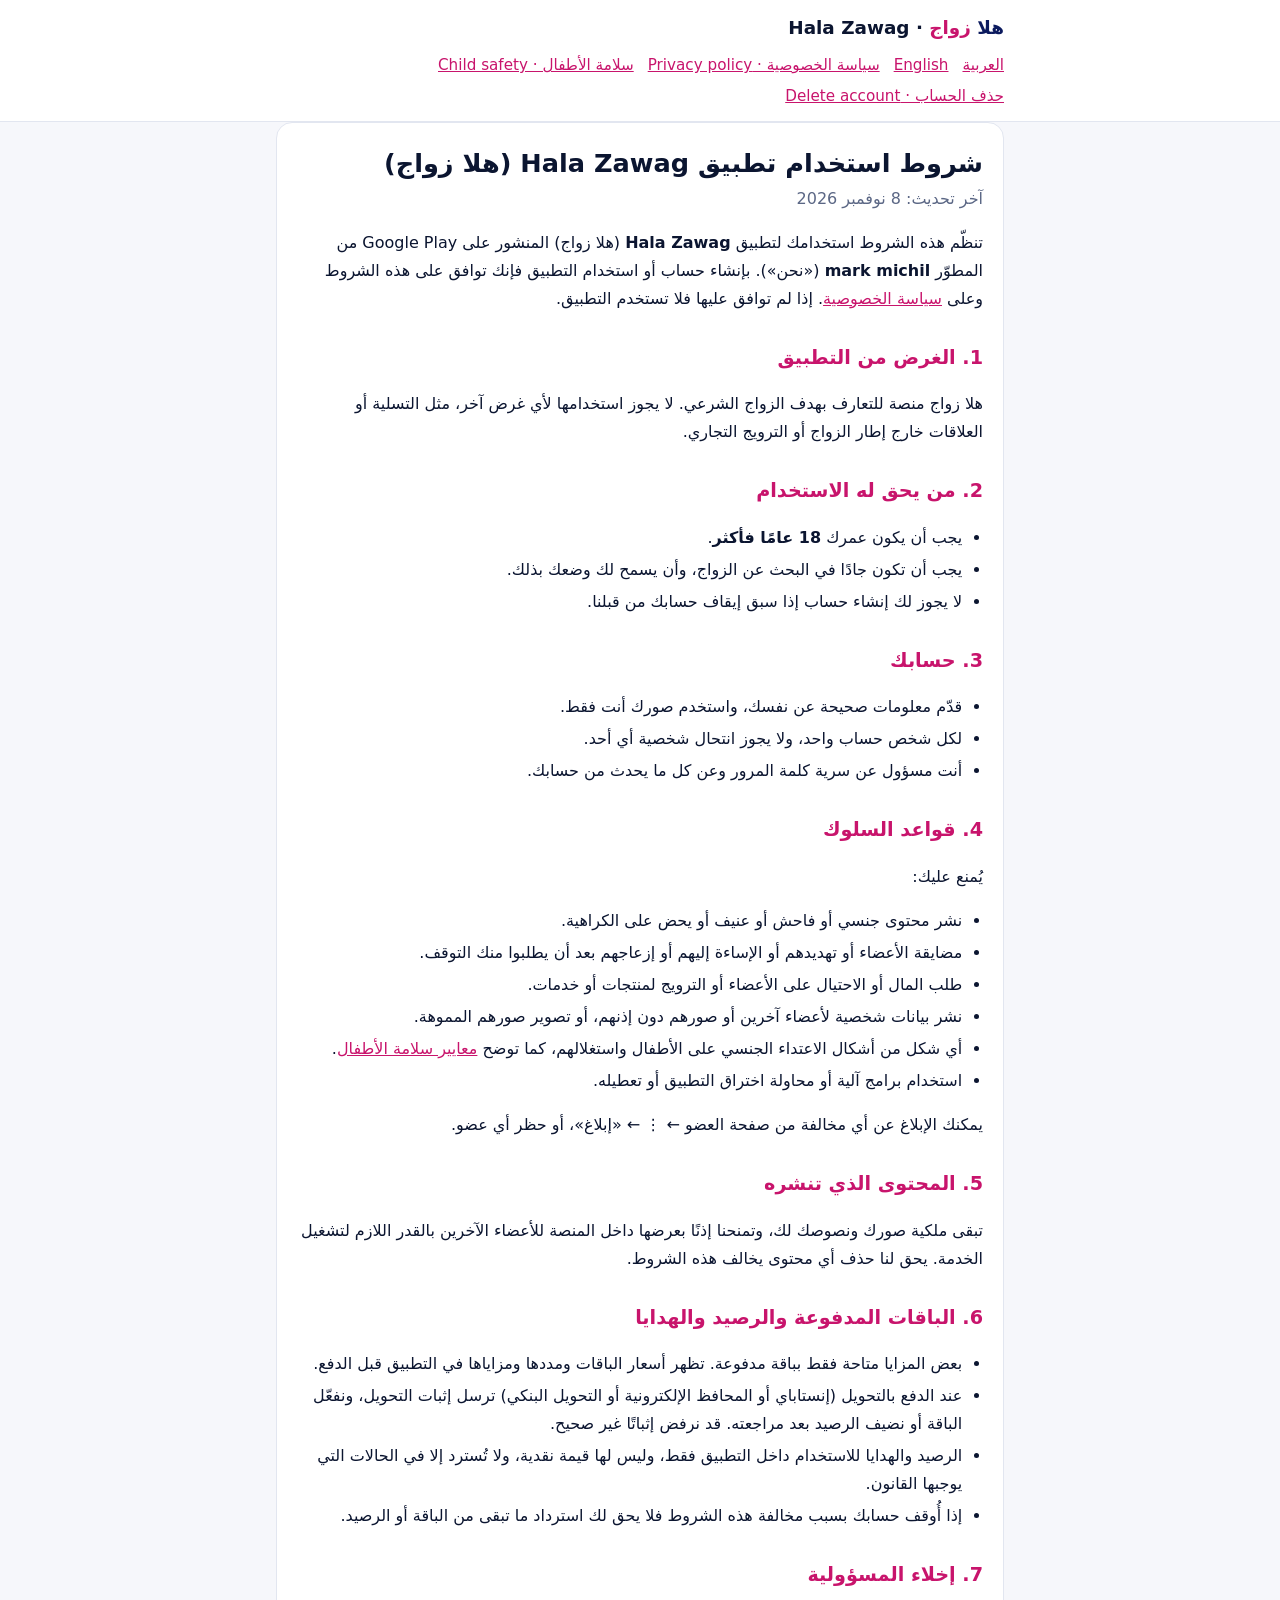
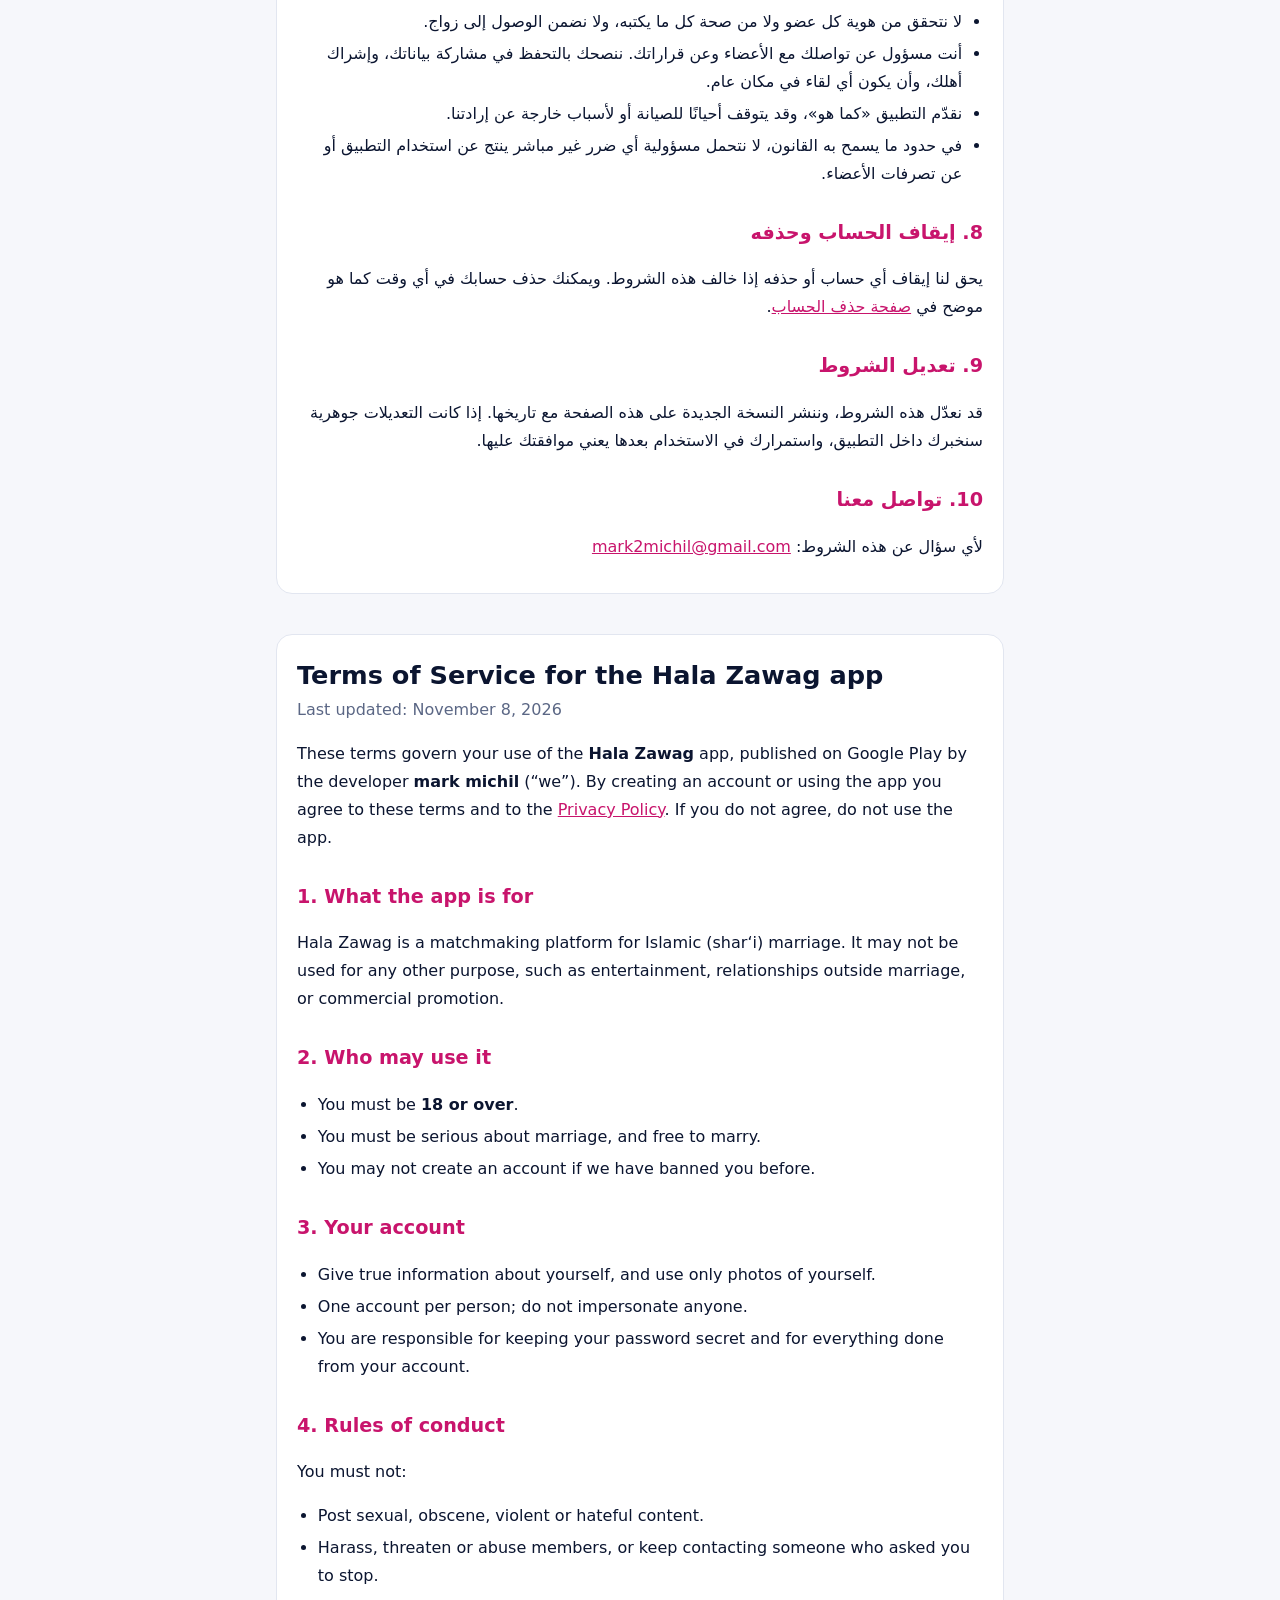
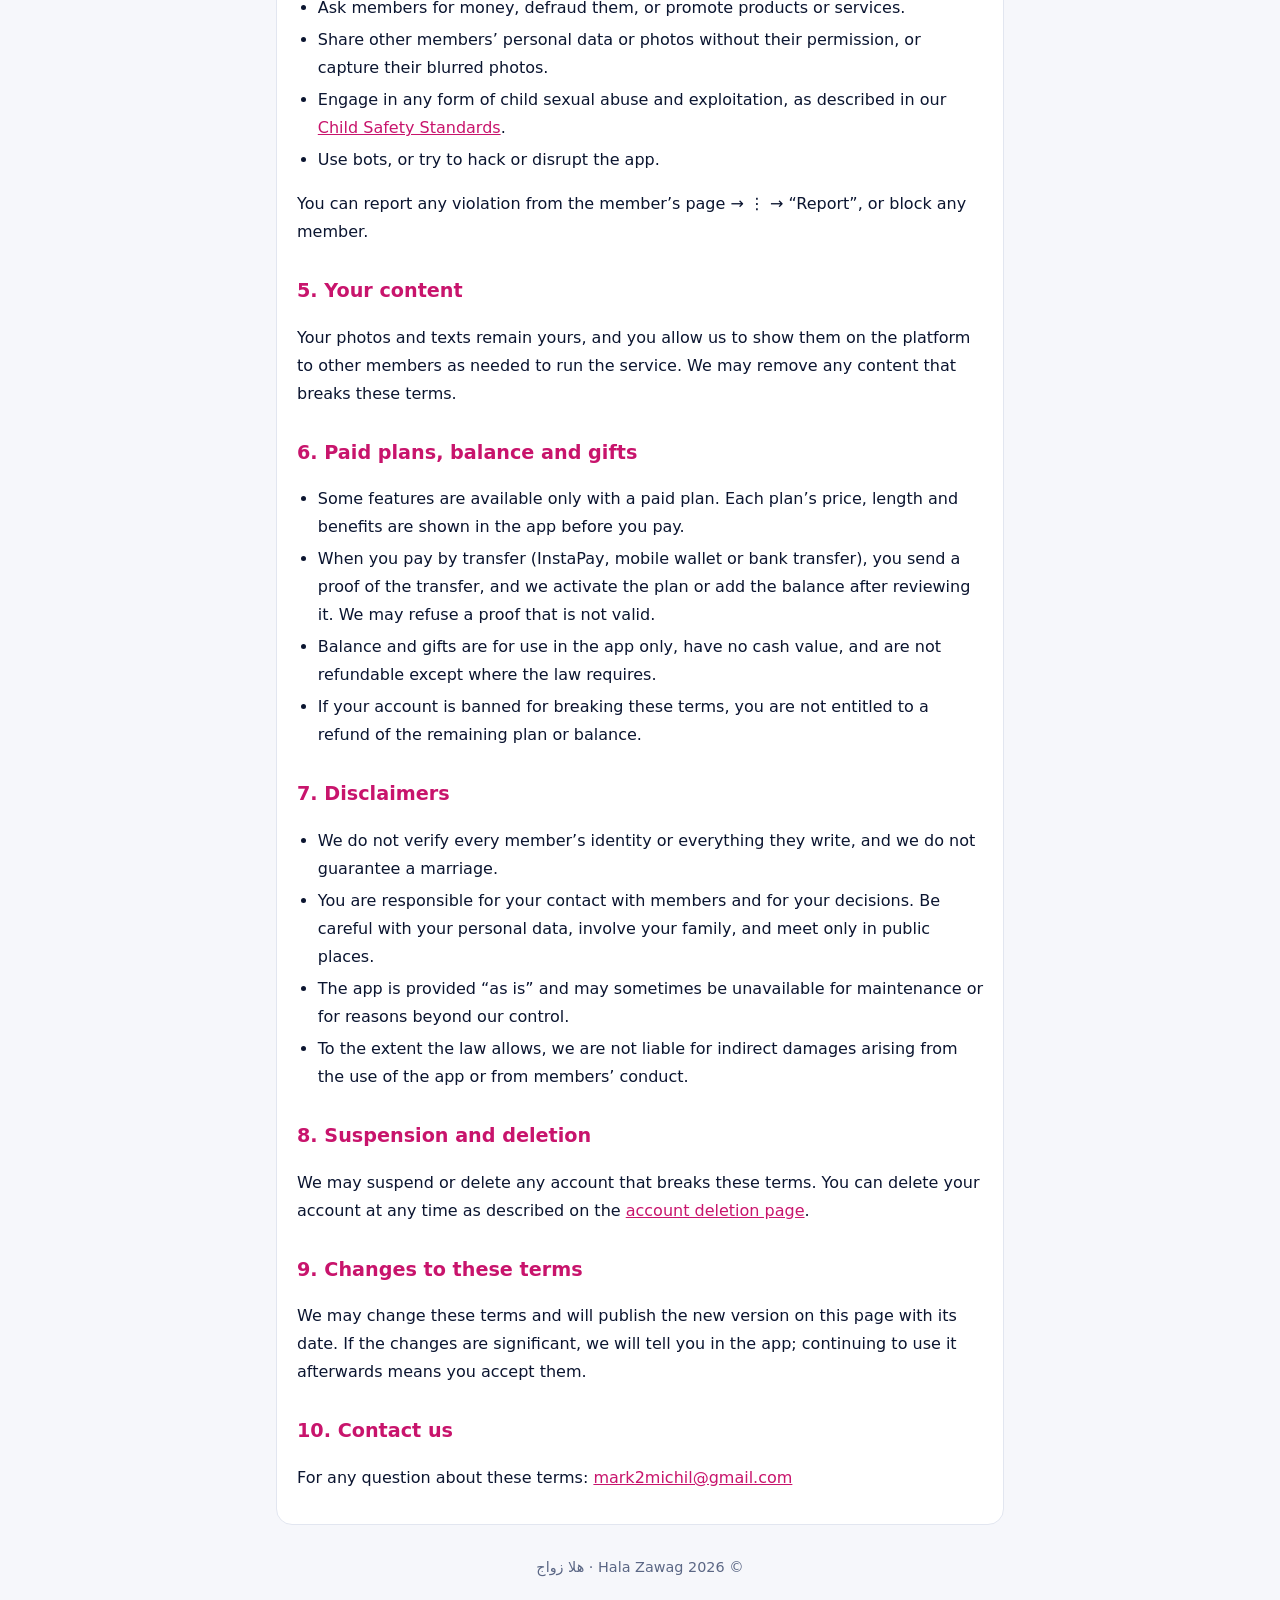
<file: terms.html>
<!doctype html>
<html lang="ar" dir="rtl">
<head>
<meta charset="utf-8">
<meta name="viewport" content="width=device-width, initial-scale=1">
<title>Hala Zawag – Terms of Service | شروط الاستخدام – هلا زواج</title>
<meta name="description" content="شروط استخدام تطبيق هلا زواج. Terms of service of the Hala Zawag app.">
<link rel="stylesheet" href="style.css">
</head>
<body>
<header class="top">
  <div class="wrap">
    <p class="brand"><span class="first">هلا</span> <span class="second">زواج</span> · Hala Zawag</p>
    <nav class="lang" aria-label="Language">
      <a href="#ar" lang="ar">العربية</a>
      <a href="#en" lang="en">English</a>
      <a href="index.html">سياسة الخصوصية · Privacy policy</a>
      <a href="child-safety.html">سلامة الأطفال · Child safety</a>
      <a href="delete-account.html">حذف الحساب · Delete account</a>
    </nav>
  </div>
</header>

<main class="wrap">

<article id="ar" lang="ar" dir="rtl">
  <h1>شروط استخدام تطبيق Hala Zawag (هلا زواج)</h1>
  <p class="meta">آخر تحديث: 8 نوفمبر 2026</p>

  <p>تنظّم هذه الشروط استخدامك لتطبيق <strong>Hala Zawag</strong> (هلا زواج) المنشور على Google Play من المطوّر <strong>mark michil</strong> («نحن»). بإنشاء حساب أو استخدام التطبيق فإنك توافق على هذه الشروط وعلى <a href="index.html">سياسة الخصوصية</a>. إذا لم توافق عليها فلا تستخدم التطبيق.</p>

  <h2>1. الغرض من التطبيق</h2>
  <p>هلا زواج منصة للتعارف بهدف الزواج الشرعي. لا يجوز استخدامها لأي غرض آخر، مثل التسلية أو العلاقات خارج إطار الزواج أو الترويج التجاري.</p>

  <h2>2. من يحق له الاستخدام</h2>
  <ul>
    <li>يجب أن يكون عمرك <strong>18 عامًا فأكثر</strong>.</li>
    <li>يجب أن تكون جادًا في البحث عن الزواج، وأن يسمح لك وضعك بذلك.</li>
    <li>لا يجوز لك إنشاء حساب إذا سبق إيقاف حسابك من قبلنا.</li>
  </ul>

  <h2>3. حسابك</h2>
  <ul>
    <li>قدّم معلومات صحيحة عن نفسك، واستخدم صورك أنت فقط.</li>
    <li>لكل شخص حساب واحد، ولا يجوز انتحال شخصية أي أحد.</li>
    <li>أنت مسؤول عن سرية كلمة المرور وعن كل ما يحدث من حسابك.</li>
  </ul>

  <h2>4. قواعد السلوك</h2>
  <p>يُمنع عليك:</p>
  <ul>
    <li>نشر محتوى جنسي أو فاحش أو عنيف أو يحض على الكراهية.</li>
    <li>مضايقة الأعضاء أو تهديدهم أو الإساءة إليهم أو إزعاجهم بعد أن يطلبوا منك التوقف.</li>
    <li>طلب المال أو الاحتيال على الأعضاء أو الترويج لمنتجات أو خدمات.</li>
    <li>نشر بيانات شخصية لأعضاء آخرين أو صورهم دون إذنهم، أو تصوير صورهم المموهة.</li>
    <li>أي شكل من أشكال الاعتداء الجنسي على الأطفال واستغلالهم، كما توضح <a href="child-safety.html">معايير سلامة الأطفال</a>.</li>
    <li>استخدام برامج آلية أو محاولة اختراق التطبيق أو تعطيله.</li>
  </ul>
  <p>يمكنك الإبلاغ عن أي مخالفة من صفحة العضو ← ⋮ ← «إبلاغ»، أو حظر أي عضو.</p>

  <h2>5. المحتوى الذي تنشره</h2>
  <p>تبقى ملكية صورك ونصوصك لك، وتمنحنا إذنًا بعرضها داخل المنصة للأعضاء الآخرين بالقدر اللازم لتشغيل الخدمة. يحق لنا حذف أي محتوى يخالف هذه الشروط.</p>

  <h2>6. الباقات المدفوعة والرصيد والهدايا</h2>
  <ul>
    <li>بعض المزايا متاحة فقط بباقة مدفوعة. تظهر أسعار الباقات ومددها ومزاياها في التطبيق قبل الدفع.</li>
    <li>عند الدفع بالتحويل (إنستاباي أو المحافظ الإلكترونية أو التحويل البنكي) ترسل إثبات التحويل، ونفعّل الباقة أو نضيف الرصيد بعد مراجعته. قد نرفض إثباتًا غير صحيح.</li>
    <li>الرصيد والهدايا للاستخدام داخل التطبيق فقط، وليس لها قيمة نقدية، ولا تُسترد إلا في الحالات التي يوجبها القانون.</li>
    <li>إذا أُوقف حسابك بسبب مخالفة هذه الشروط فلا يحق لك استرداد ما تبقى من الباقة أو الرصيد.</li>
  </ul>

  <h2>7. إخلاء المسؤولية</h2>
  <ul>
    <li>لا نتحقق من هوية كل عضو ولا من صحة كل ما يكتبه، ولا نضمن الوصول إلى زواج.</li>
    <li>أنت مسؤول عن تواصلك مع الأعضاء وعن قراراتك. ننصحك بالتحفظ في مشاركة بياناتك، وإشراك أهلك، وأن يكون أي لقاء في مكان عام.</li>
    <li>نقدّم التطبيق «كما هو»، وقد يتوقف أحيانًا للصيانة أو لأسباب خارجة عن إرادتنا.</li>
    <li>في حدود ما يسمح به القانون، لا نتحمل مسؤولية أي ضرر غير مباشر ينتج عن استخدام التطبيق أو عن تصرفات الأعضاء.</li>
  </ul>

  <h2>8. إيقاف الحساب وحذفه</h2>
  <p>يحق لنا إيقاف أي حساب أو حذفه إذا خالف هذه الشروط. ويمكنك حذف حسابك في أي وقت كما هو موضح في <a href="delete-account.html">صفحة حذف الحساب</a>.</p>

  <h2>9. تعديل الشروط</h2>
  <p>قد نعدّل هذه الشروط، وننشر النسخة الجديدة على هذه الصفحة مع تاريخها. إذا كانت التعديلات جوهرية سنخبرك داخل التطبيق، واستمرارك في الاستخدام بعدها يعني موافقتك عليها.</p>

  <h2>10. تواصل معنا</h2>
  <p>لأي سؤال عن هذه الشروط: <a href="mailto:mark2michil@gmail.com">mark2michil@gmail.com</a></p>
</article>

<hr>

<article id="en" lang="en" dir="ltr">
  <h1>Terms of Service for the Hala Zawag app</h1>
  <p class="meta">Last updated: November 8, 2026</p>

  <p>These terms govern your use of the <strong>Hala Zawag</strong> app, published on Google Play by the developer <strong>mark michil</strong> (“we”). By creating an account or using the app you agree to these terms and to the <a href="index.html">Privacy Policy</a>. If you do not agree, do not use the app.</p>

  <h2>1. What the app is for</h2>
  <p>Hala Zawag is a matchmaking platform for Islamic (shar‘i) marriage. It may not be used for any other purpose, such as entertainment, relationships outside marriage, or commercial promotion.</p>

  <h2>2. Who may use it</h2>
  <ul>
    <li>You must be <strong>18 or over</strong>.</li>
    <li>You must be serious about marriage, and free to marry.</li>
    <li>You may not create an account if we have banned you before.</li>
  </ul>

  <h2>3. Your account</h2>
  <ul>
    <li>Give true information about yourself, and use only photos of yourself.</li>
    <li>One account per person; do not impersonate anyone.</li>
    <li>You are responsible for keeping your password secret and for everything done from your account.</li>
  </ul>

  <h2>4. Rules of conduct</h2>
  <p>You must not:</p>
  <ul>
    <li>Post sexual, obscene, violent or hateful content.</li>
    <li>Harass, threaten or abuse members, or keep contacting someone who asked you to stop.</li>
    <li>Ask members for money, defraud them, or promote products or services.</li>
    <li>Share other members’ personal data or photos without their permission, or capture their blurred photos.</li>
    <li>Engage in any form of child sexual abuse and exploitation, as described in our <a href="child-safety.html">Child Safety Standards</a>.</li>
    <li>Use bots, or try to hack or disrupt the app.</li>
  </ul>
  <p>You can report any violation from the member’s page → ⋮ → “Report”, or block any member.</p>

  <h2>5. Your content</h2>
  <p>Your photos and texts remain yours, and you allow us to show them on the platform to other members as needed to run the service. We may remove any content that breaks these terms.</p>

  <h2>6. Paid plans, balance and gifts</h2>
  <ul>
    <li>Some features are available only with a paid plan. Each plan’s price, length and benefits are shown in the app before you pay.</li>
    <li>When you pay by transfer (InstaPay, mobile wallet or bank transfer), you send a proof of the transfer, and we activate the plan or add the balance after reviewing it. We may refuse a proof that is not valid.</li>
    <li>Balance and gifts are for use in the app only, have no cash value, and are not refundable except where the law requires.</li>
    <li>If your account is banned for breaking these terms, you are not entitled to a refund of the remaining plan or balance.</li>
  </ul>

  <h2>7. Disclaimers</h2>
  <ul>
    <li>We do not verify every member’s identity or everything they write, and we do not guarantee a marriage.</li>
    <li>You are responsible for your contact with members and for your decisions. Be careful with your personal data, involve your family, and meet only in public places.</li>
    <li>The app is provided “as is” and may sometimes be unavailable for maintenance or for reasons beyond our control.</li>
    <li>To the extent the law allows, we are not liable for indirect damages arising from the use of the app or from members’ conduct.</li>
  </ul>

  <h2>8. Suspension and deletion</h2>
  <p>We may suspend or delete any account that breaks these terms. You can delete your account at any time as described on the <a href="delete-account.html">account deletion page</a>.</p>

  <h2>9. Changes to these terms</h2>
  <p>We may change these terms and will publish the new version on this page with its date. If the changes are significant, we will tell you in the app; continuing to use it afterwards means you accept them.</p>

  <h2>10. Contact us</h2>
  <p>For any question about these terms: <a href="mailto:mark2michil@gmail.com">mark2michil@gmail.com</a></p>
</article>

</main>
<footer class="wrap foot"><p>© 2026 Hala Zawag · هلا زواج</p></footer>
</body>
</html>
</file>
<file: style.css>
:root {
  --bg: #F6F7FB;
  --surface: #FFFFFF;
  --text: #0B1530;
  --muted: #5B6785;
  --line: #E2E6F0;
  --pink: #C8146C;
  --navy: #0B1A5E;
}
@media (prefers-color-scheme: dark) {
  :root {
    --bg: #03102B;
    --surface: #0E1C36;
    --text: #F5F7FA;
    --muted: #9AA6C4;
    --line: #1A2B4D;
    --pink: #F0609F;
    --navy: #FFFFFF;
  }
}
* { box-sizing: border-box; }
html { -webkit-text-size-adjust: 100%; }
body {
  margin: 0;
  background: var(--bg);
  color: var(--text);
  font: 16px/1.75 "Tajawal", "Segoe UI", system-ui, -apple-system, sans-serif;
}
.wrap { max-width: 760px; margin: 0 auto; padding: 0 16px; }
.top { background: var(--surface); border-bottom: 1px solid var(--line); }
.top .wrap { display: flex; flex-wrap: wrap; align-items: center; justify-content: space-between; gap: 8px 16px; padding-block: 12px; }
.brand { margin: 0; font-weight: 800; font-size: 1.15rem; }
.brand .first { color: var(--navy); }
.brand .second { color: var(--pink); }
.lang { display: flex; flex-wrap: wrap; gap: 4px 14px; font-size: .95rem; }
a { color: var(--pink); }
main { padding-block: 24px 8px; }
article { background: var(--surface); border: 1px solid var(--line); border-radius: 16px; padding: 8px 20px 16px; }
h1 { font-size: 1.6rem; line-height: 1.3; margin: 16px 0 4px; }
h2 { font-size: 1.2rem; margin: 28px 0 6px; color: var(--pink); }
h3 { font-size: 1.02rem; margin: 18px 0 4px; }
.meta { color: var(--muted); margin-top: 0; }
ul, ol { padding-inline-start: 1.3em; }
li { margin-block: 4px; }
hr { border: 0; height: 24px; }
.foot { color: var(--muted); font-size: .9rem; padding-block: 16px 32px; text-align: center; }
</file>
